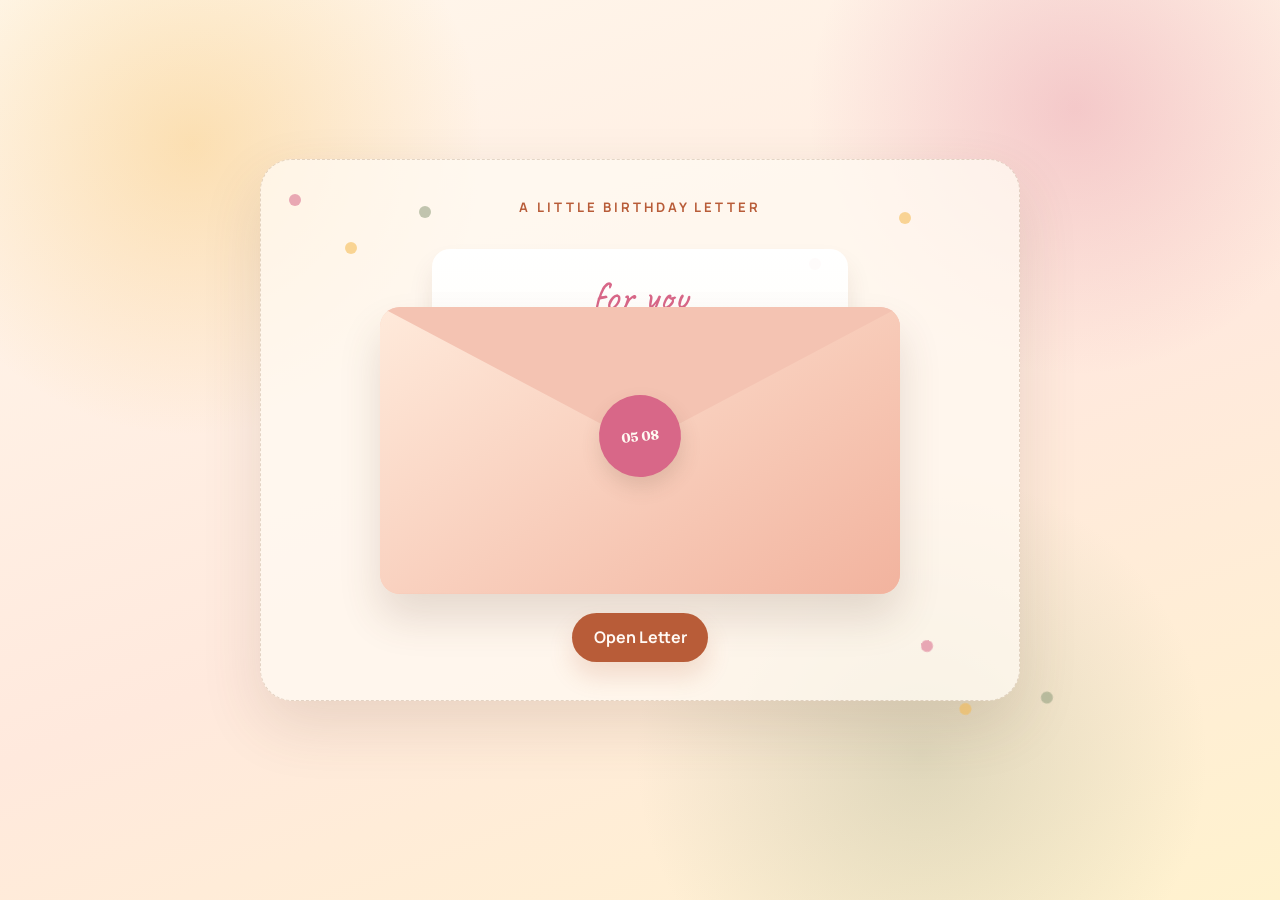
<file: index.html>
<!DOCTYPE html>
<html lang="en">
  <head>
    <meta charset="UTF-8" />
    <meta name="viewport" content="width=device-width, initial-scale=1.0" />
    <title>Open Your Birthday Letter</title>
    <meta
      name="description"
      content="A birthday envelope opening page that leads into the scrapbook story."
    />
    <link rel="preconnect" href="https://fonts.googleapis.com" />
    <link rel="preconnect" href="https://fonts.gstatic.com" crossorigin />
    <link
      href="https://fonts.googleapis.com/css2?family=Caveat:wght@500;700&family=Fraunces:opsz,wght@9..144,400;9..144,600;9..144,700&family=Manrope:wght@400;500;700&display=swap"
      rel="stylesheet"
    />
    <link rel="stylesheet" href="./styles.css" />
  </head>
  <body class="opening-body">
    <main class="opening-page">
      <a class="envelope-link" href="./scrapbook.html" aria-label="Open the birthday letter">
        <span class="opening-eyebrow">a little birthday letter</span>

        <div class="envelope-scene">
          <div class="envelope-letter">
            <p class="handwritten">for you</p>
            <h1>Happy Birthday</h1>
          </div>
          <div class="envelope-back"></div>
          <div class="envelope-flap"></div>
          <div class="envelope-front"></div>
          <div class="envelope-seal">05 08</div>
        </div>

        <span class="opening-cta">Open Letter</span>
      </a>
    </main>
    <script src="./script.js"></script>
  </body>
</html>
</file>
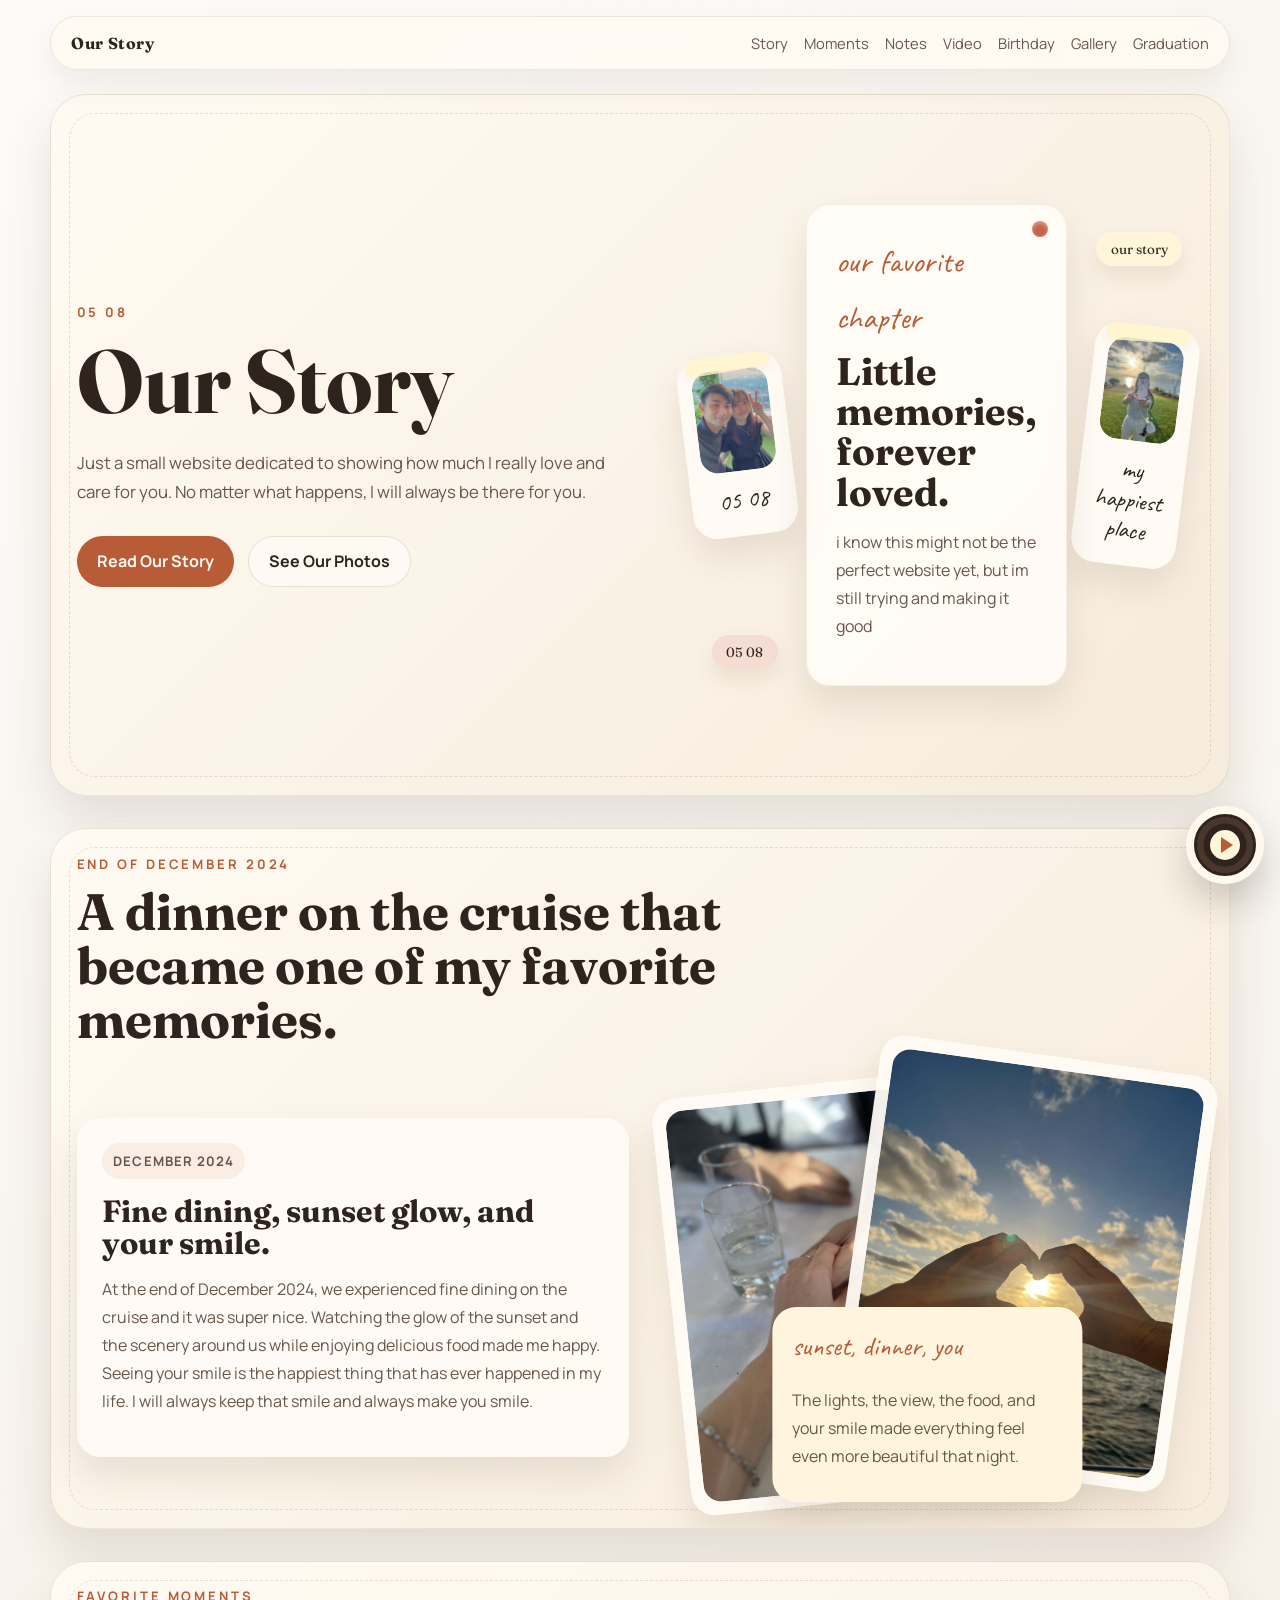
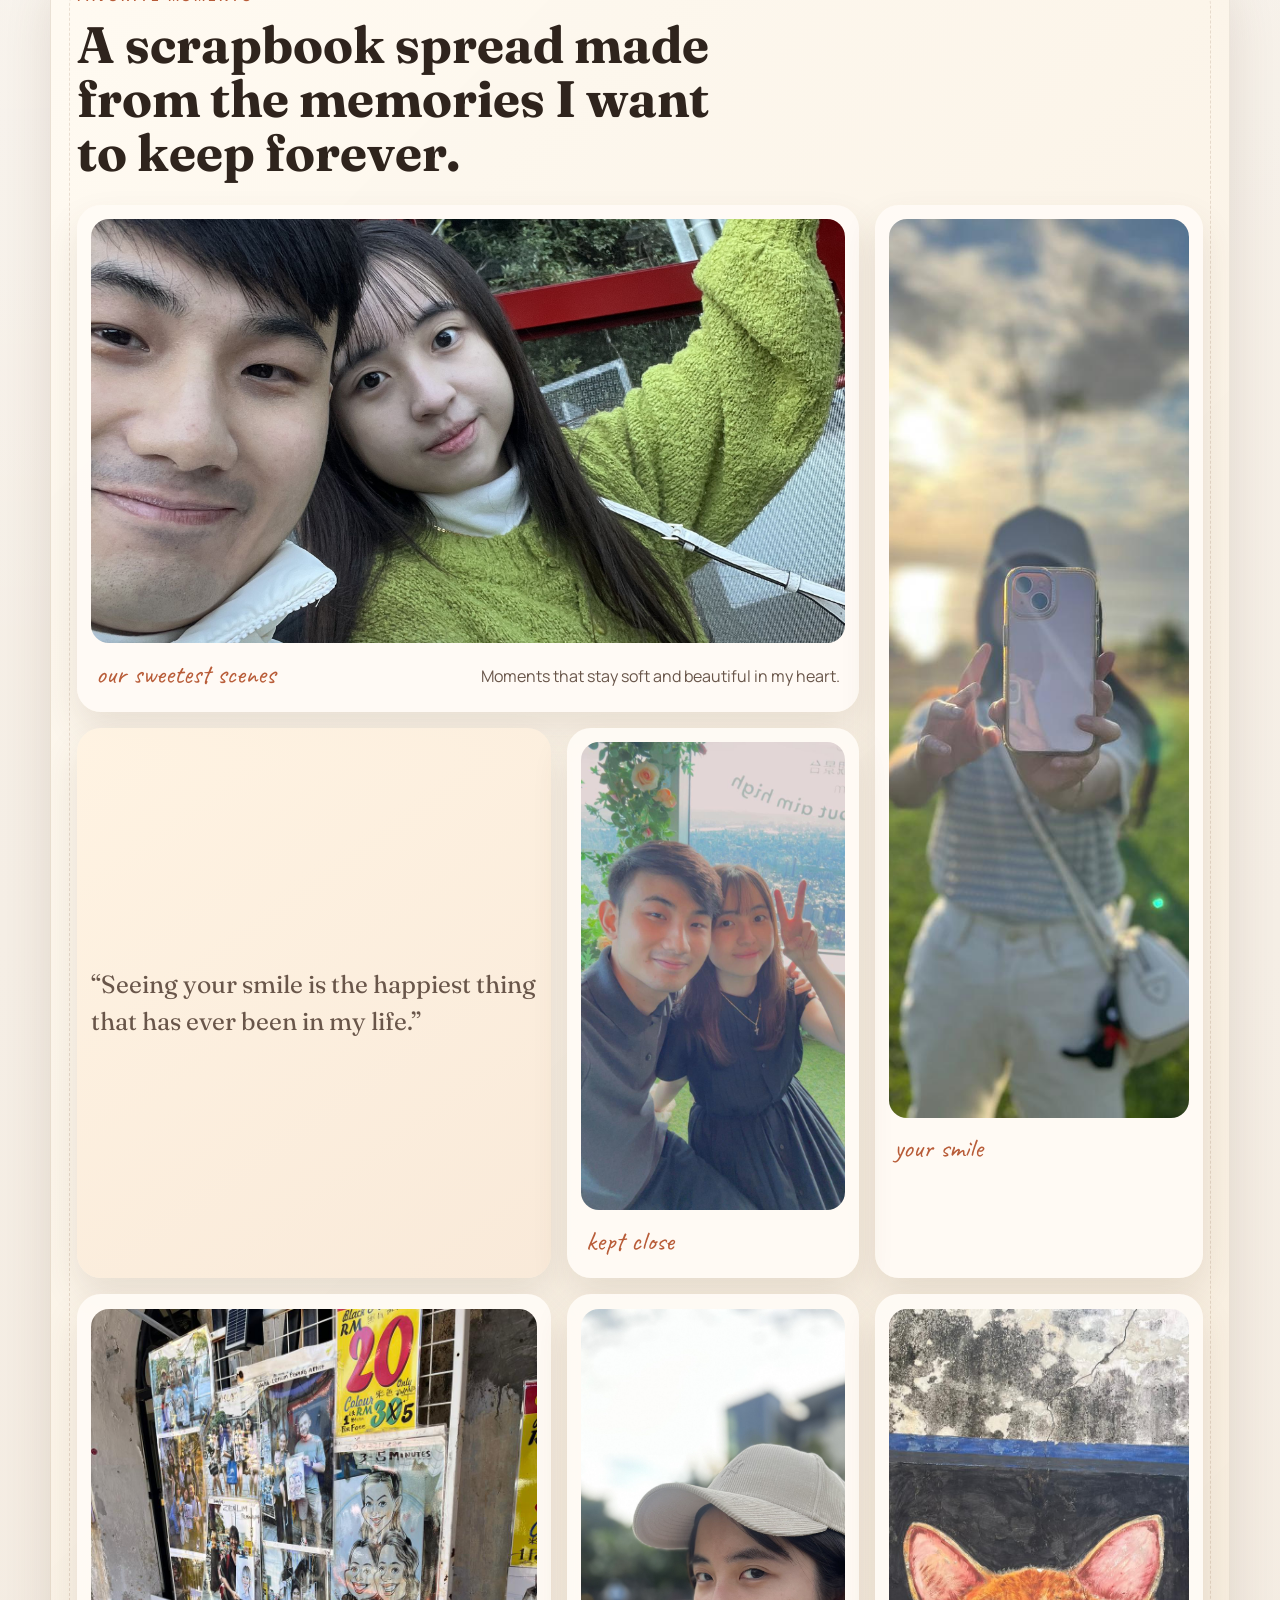
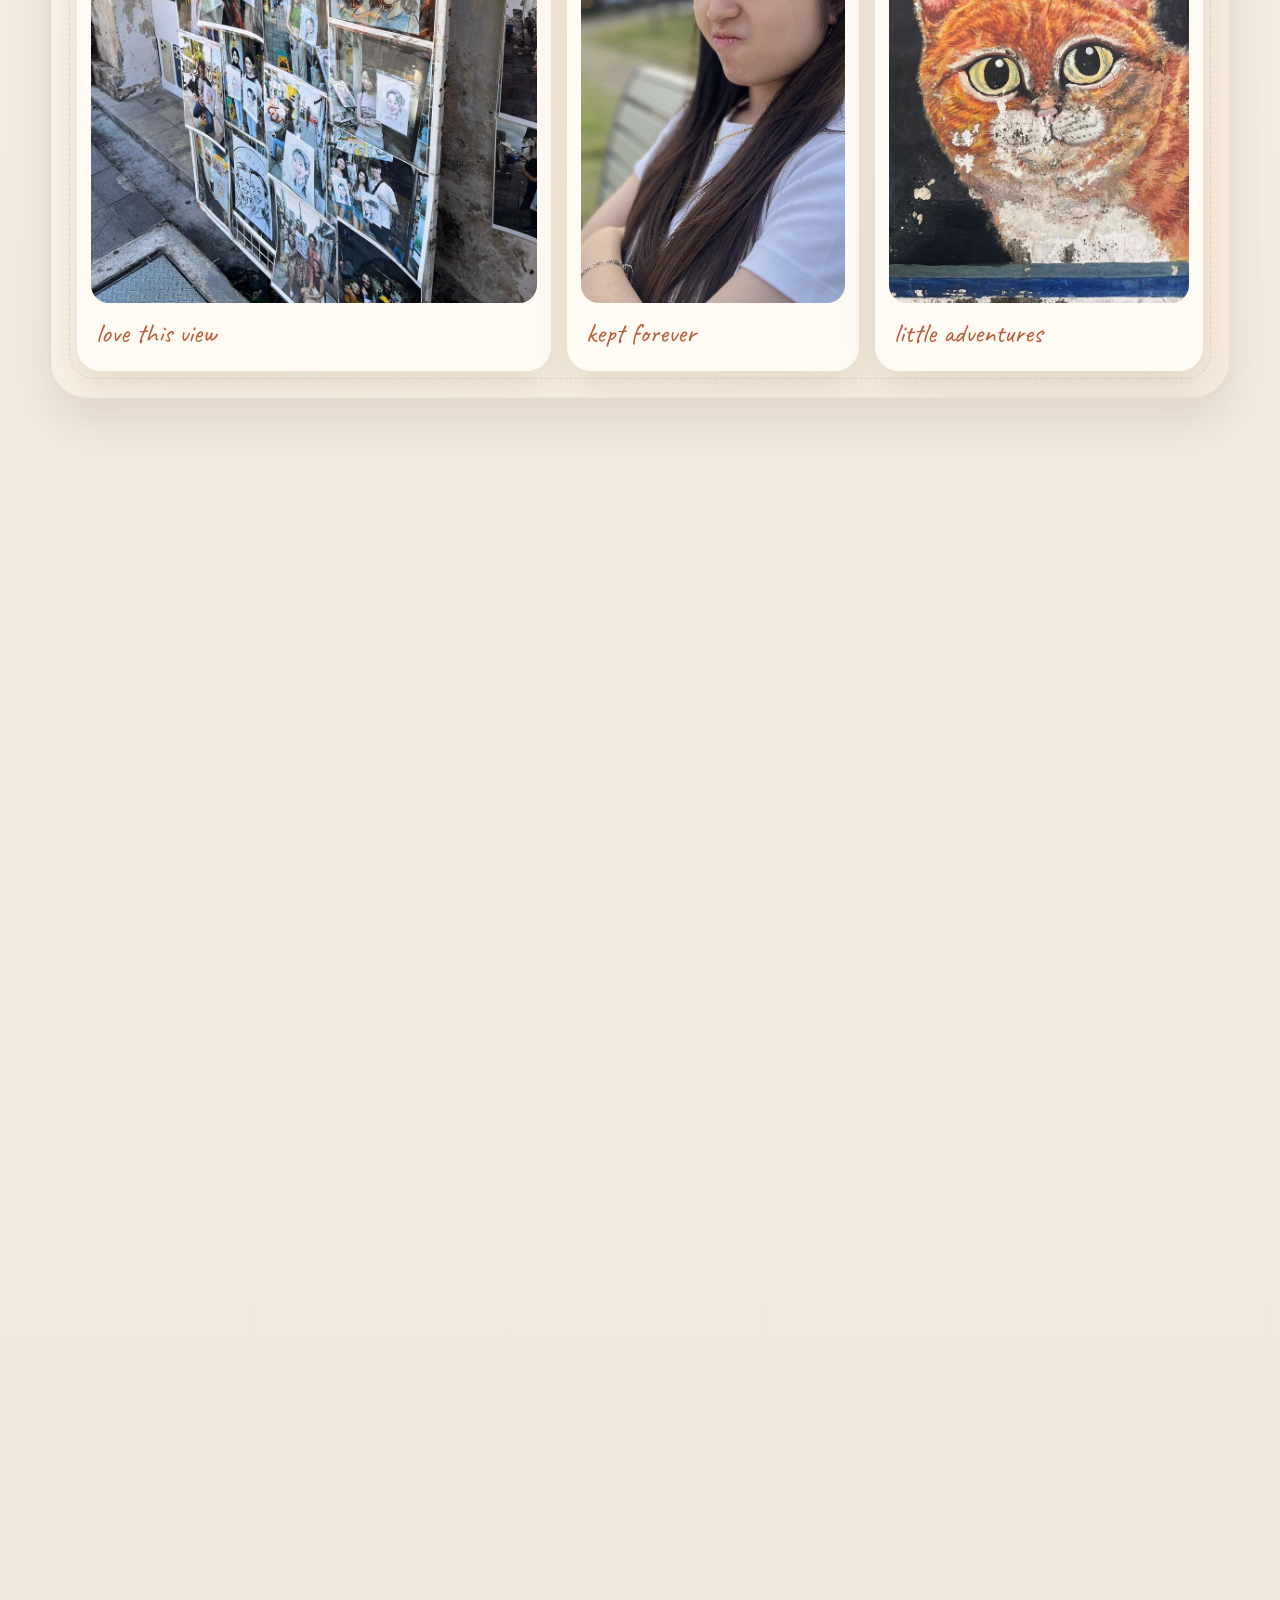
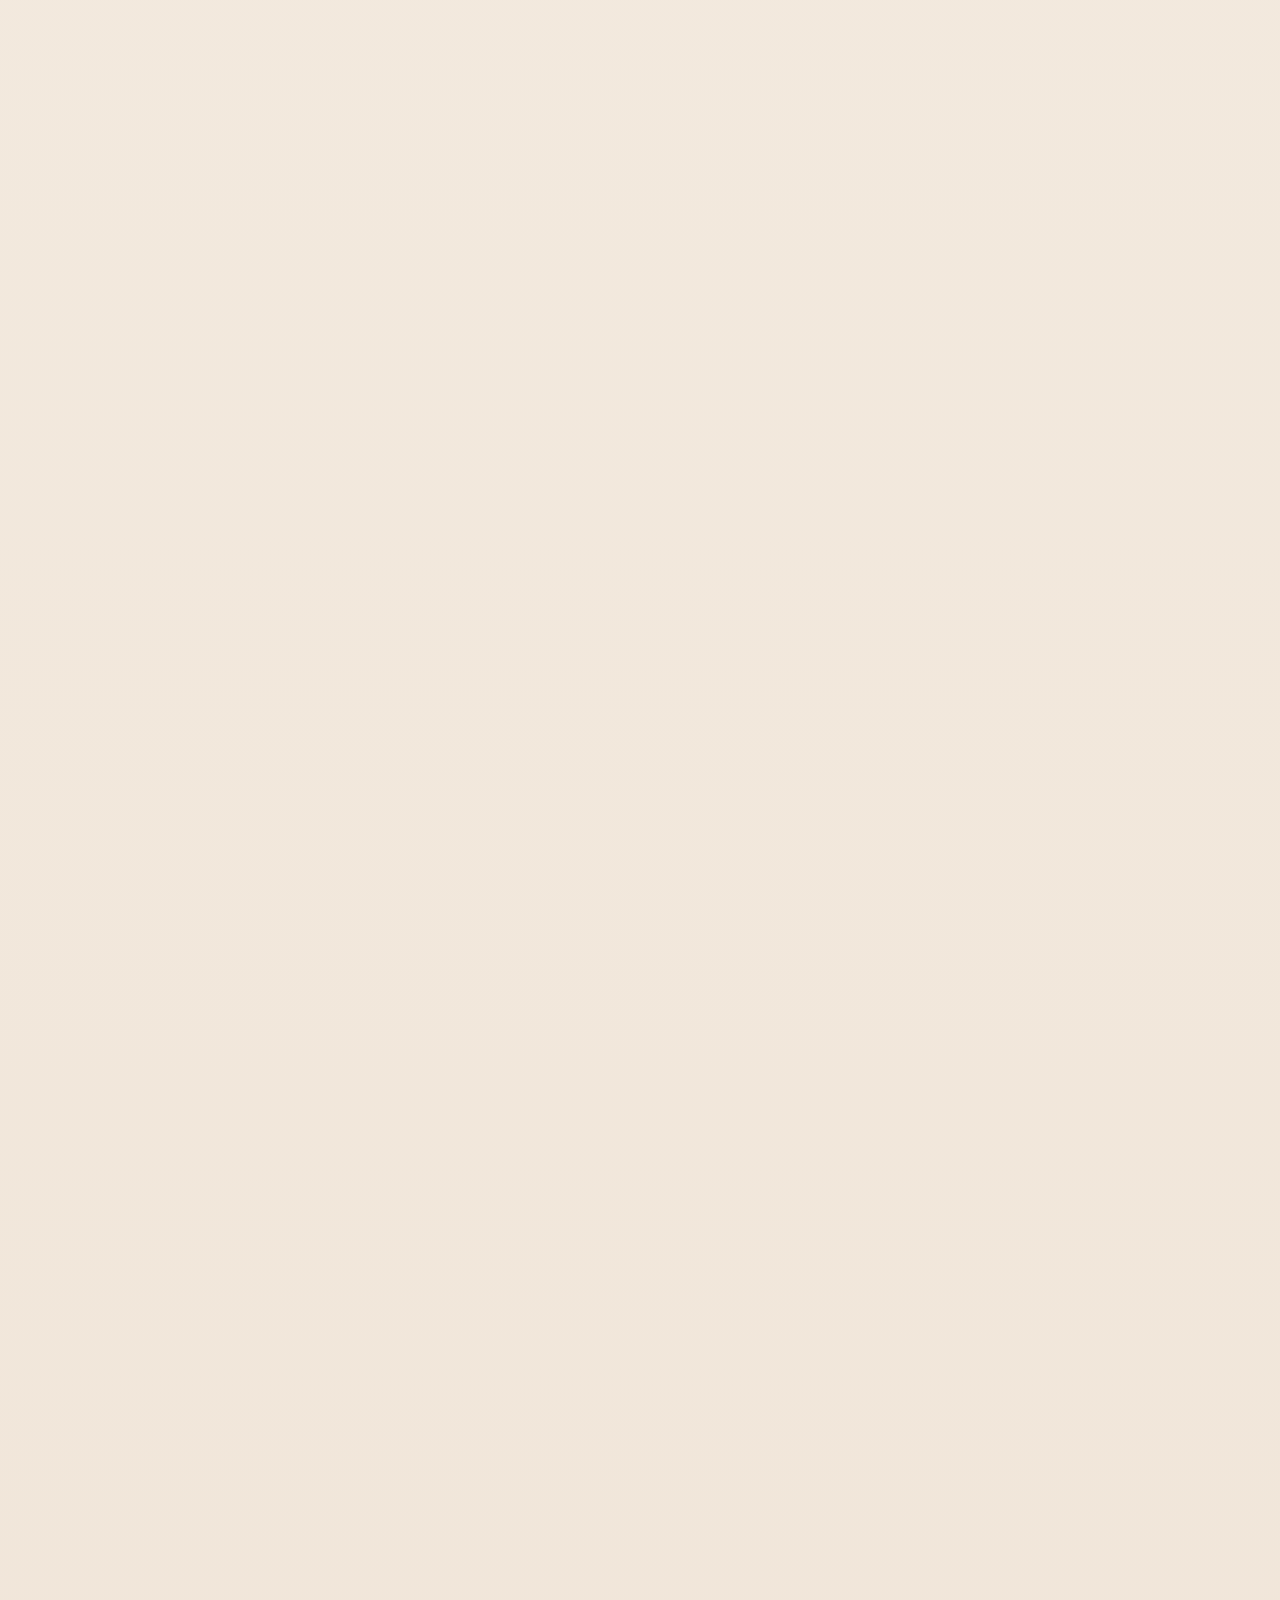
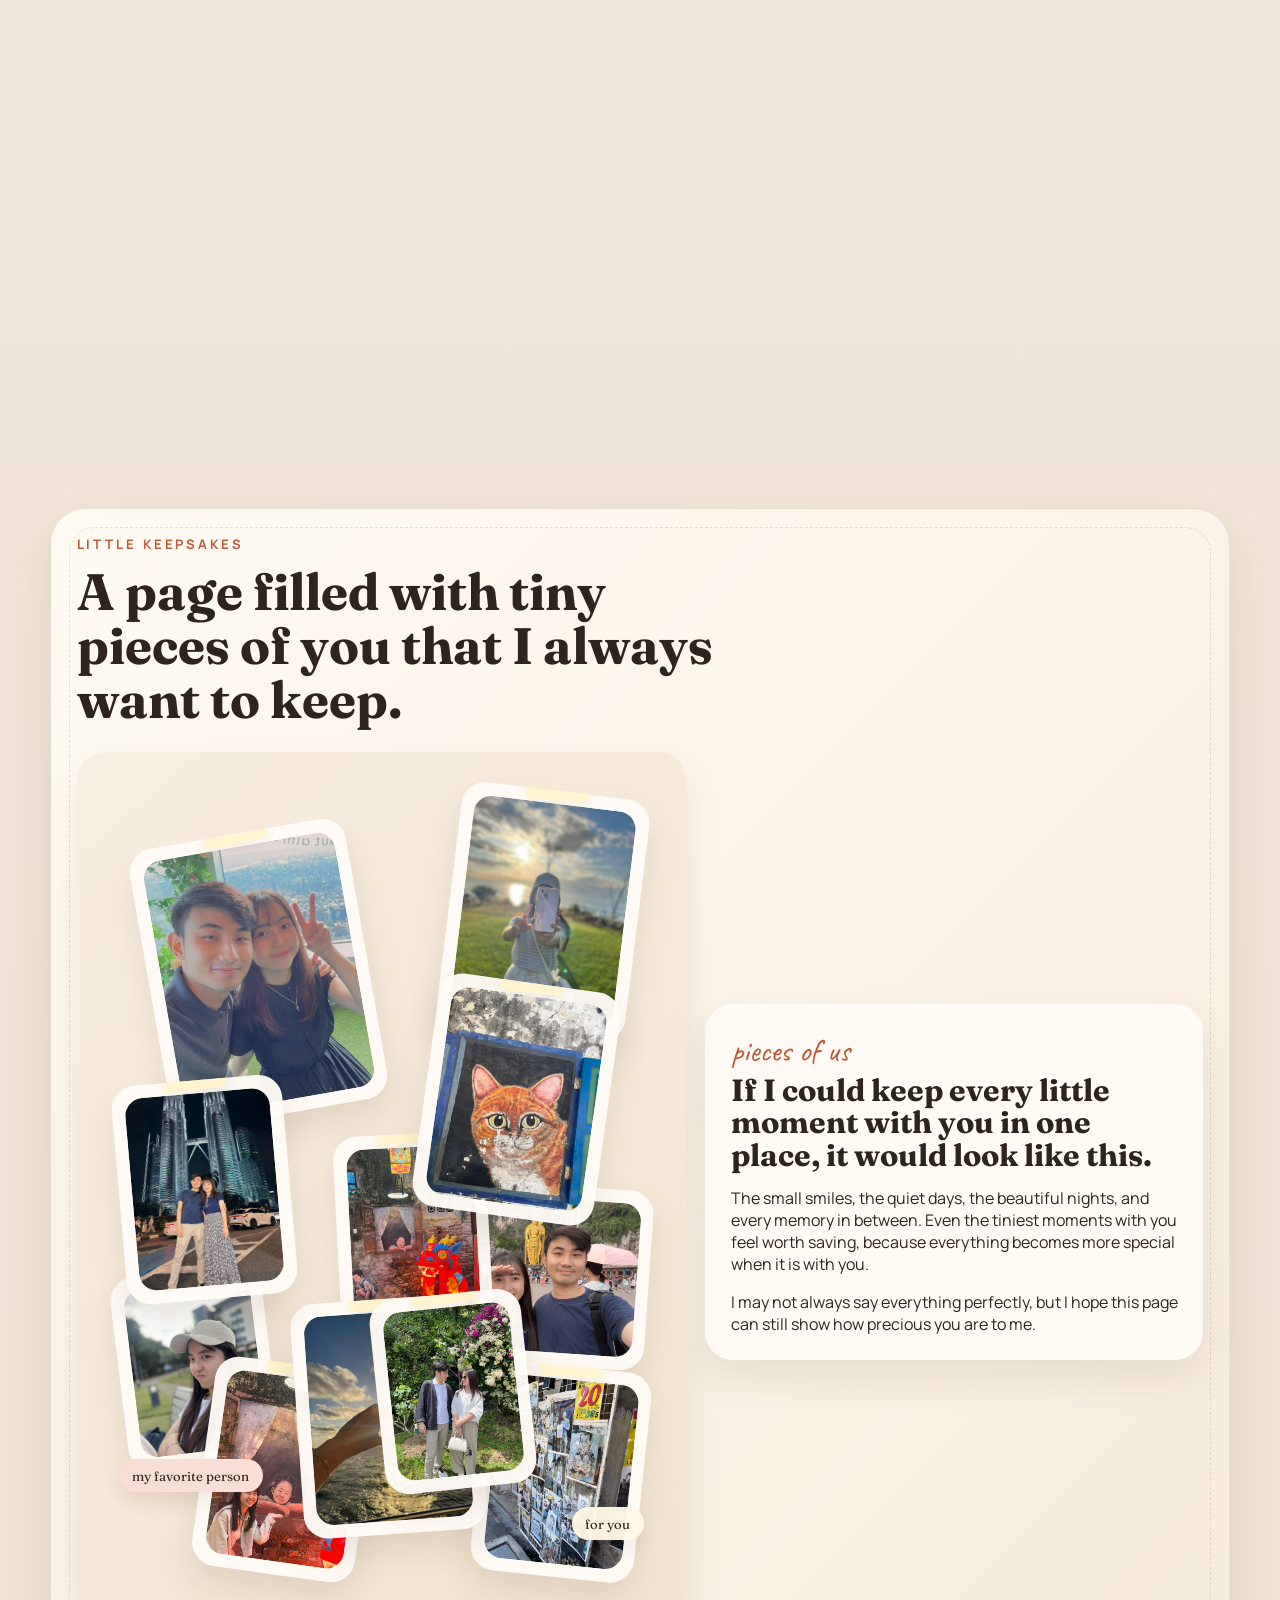
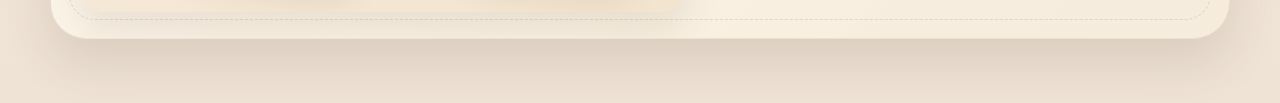
<file: scrapbook.html>
<!DOCTYPE html>
<html lang="en">
  <head>
    <meta charset="UTF-8" />
    <meta name="viewport" content="width=device-width, initial-scale=1.0" />
    <title>Birthday Story 05 08</title>
    <meta
      name="description"
      content="A scrapbook-style love story with personal photos, heartfelt notes, and a polished mobile layout."
    />
    <link rel="preconnect" href="https://fonts.googleapis.com" />
    <link rel="preconnect" href="https://fonts.gstatic.com" crossorigin />
    <link
      href="https://fonts.googleapis.com/css2?family=Caveat:wght@500;700&family=Fraunces:opsz,wght@9..144,400;9..144,600;9..144,700&family=Manrope:wght@400;500;700&display=swap"
      rel="stylesheet"
    />
    <link rel="stylesheet" href="./styles.css" />
  </head>
  <body>
    <div class="paper-grain"></div>

    <header class="topbar">
      <a class="brand" href="#home">Our Story</a>
      <nav class="topnav">
        <a href="#story">Story</a>
        <a href="#moments">Moments</a>
        <a href="#letters">Notes</a>
        <a href="#video">Video</a>
        <a href="#music">Birthday</a>
        <a href="#gallery">Gallery</a>
        <a href="https://graduation-theta.vercel.app" target="_blank" rel="noreferrer">
          Graduation
        </a>
      </nav>
    </header>

    <main id="home">
      <section class="hero scrap-page">
        <div class="hero-copy">
          <p class="eyebrow">05 08</p>
          <h1>Our Story</h1>
          <p class="lead">
            Just a small website dedicated to showing how much I really love and
            care for you. No matter what happens, I will always be there for you.
          </p>
          <div class="hero-actions">
            <a class="button primary" href="#story">Read Our Story</a>
            <a class="button secondary" href="#gallery">See Our Photos</a>
          </div>
        </div>

        <div class="hero-board">
          <article class="polaroid tilt-left">
            <span class="tape"></span>
            <img
              class="photo"
              src="./Picts/1.jpeg"
              alt="A favorite memory together"
            />
            <p>05 08</p>
          </article>

          <article class="note-card center-card">
            <span class="mini-pin"></span>
            <p class="handwritten">our favorite chapter</p>
            <h2>Little memories, forever loved.</h2>
            <p>
              i know this might not be the perfect website yet, but im still
              trying and making it good
            </p>
          </article>

          <article class="polaroid tilt-right">
            <span class="tape"></span>
            <img
              class="photo"
              src="./Picts/2.jpeg"
              alt="Another memory together"
            />
            <p>my happiest place</p>
          </article>

          <div class="sticker sticker-star">our story</div>
          <div class="sticker sticker-heart">05 08</div>
        </div>
      </section>

      <section id="story" class="scrap-page split-page">
        <div class="page-heading">
          <p class="eyebrow">end of december 2024</p>
          <h2>A dinner on the cruise that became one of my favorite memories.</h2>
        </div>

        <div class="page-grid">
          <article class="journal-block">
            <p class="date-tag">December 2024</p>
            <h3>Fine dining, sunset glow, and your smile.</h3>
            <p>
              At the end of December 2024, we experienced fine dining on the
              cruise and it was super nice. Watching the glow of the sunset and
              the scenery around us while enjoying delicious food made me happy.
              Seeing your smile is the happiest thing that has ever happened in
              my life. I will always keep that smile and always make you smile.
            </p>
          </article>

          <article class="photo-stack">
            <div class="stack-card first">
              <img
                class="photo"
                src="./Picts/7.jpg"
                alt="Cruise dinner memory"
              />
            </div>
            <div class="stack-card second">
              <img
                class="photo"
                src="./Picts/5.jpeg"
                alt="A warm moment together"
              />
            </div>
            <div class="stack-note">
              <p class="handwritten">sunset, dinner, you</p>
              <p>
                The lights, the view, the food, and your smile made everything
                feel even more beautiful that night.
              </p>
            </div>
          </article>
        </div>
      </section>

      <section id="moments" class="scrap-page gallery-page">
        <div class="page-heading compact">
          <p class="eyebrow">favorite moments</p>
          <h2>A scrapbook spread made from the memories I want to keep forever.</h2>
        </div>

        <div class="memory-grid">
          <article class="memory-card wide">
            <img
              class="photo"
              src="./Picts/6.jpg"
              alt="A treasured memory together"
            />
            <div class="caption">
              <p class="handwritten">our sweetest scenes</p>
              <span>Moments that stay soft and beautiful in my heart.</span>
            </div>
          </article>
          <article class="memory-card tall">
            <img
              class="photo"
              src="./Picts/2.jpeg"
              alt="Portrait memory together"
            />
            <div class="caption">
              <p class="handwritten">your smile</p>
            </div>
          </article>
          <article class="memory-card quote">
            <p>
              “Seeing your smile is the happiest thing that has ever been in my life.”
            </p>
          </article>
          <article class="memory-card">
            <img
              class="photo"
              src="./Picts/1.jpeg"
              alt="Shared memory in soft tones"
            />
            <div class="caption">
              <p class="handwritten">kept close</p>
            </div>
          </article>
          <article class="memory-card">
            <img
              class="photo"
              src="./Picts/4.jpeg"
              alt="Romantic scrapbook memory"
            />
            <div class="caption">
              <p class="handwritten">love this view</p>
            </div>
          </article>
          <article class="memory-card">
            <img
              class="photo"
              src="./Picts/8.jpg"
              alt="A beautiful memory together"
            />
            <div class="caption">
              <p class="handwritten">kept forever</p>
            </div>
          </article>
          <article class="memory-card">
            <img
              class="photo"
              src="./Picts/3.jpeg"
              alt="Another favorite scrapbook memory"
            />
            <div class="caption">
              <p class="handwritten">little adventures</p>
            </div>
          </article>
        </div>
      </section>

      <section id="letters" class="scrap-page letter-page">
        <div class="letter-sheet">
          <p class="eyebrow">a little note</p>
          <h2>I will always keep your smile and always try to make you smile.</h2>
          <p>
            Thank you for being part of the moments that make my life feel warm,
            gentle, and full. Even the quiet scenes become special because they
            are with you.
          </p>
          <a class="button primary" href="#gallery">Open Final Page</a>
        </div>

        <aside class="detail-cluster">
          <div class="mini-photo tilt-left">
            <img
              class="photo"
              src="./Picts/1.jpeg"
              alt="A dinner memory on the cruise"
            />
          </div>
          <div class="mini-photo tilt-right">
            <img
              class="photo"
              src="./Picts/2.jpeg"
              alt="A favorite portrait together"
            />
          </div>
          <div class="paper-tag">
            <span class="handwritten">always us</span>
          </div>
        </aside>
      </section>

      <section id="video" class="scrap-page video-page">
        <div class="page-heading compact">
          <p class="eyebrow">our video</p>
          <h2>A little moving memory for the moments that photos cannot fully hold.</h2>
        </div>

        <div class="video-layout">
          <div class="video-frame">
            <span class="tape"></span>
            <iframe
              src="https://drive.google.com/file/d/1WNv7rpPfZpf2XeSaw7PMuUVRsdJPWCDu/preview"
              allow="autoplay; fullscreen"
              allowfullscreen
              title="Our memory video"
            ></iframe>
          </div>

          <article class="video-note">
            <p class="handwritten">press play</p>
            <h3>Some memories feel even sweeter when they move.</h3>
            <p>
              This space is for a video of us, so the page can hold not only
              photos and words, but also the little moments that feel alive every
              time they are played again.
            </p>
          </article>
        </div>
      </section>

      <section id="music" class="scrap-page music-page birthday-music-page">
        <div class="page-heading compact">
          <p class="eyebrow">birthday soundtrack</p>
          <h2>Happy birthday to the person who makes every memory brighter.</h2>
        </div>

        <div class="birthday-music-layout">
          <article class="birthday-note-card">
            <p class="handwritten">make a wish</p>
            <h3>A little birthday song for your smile.</h3>
            <p>
              Today deserves candles, soft music, sweet memories, and every
              little thing that makes you feel loved.
            </p>
          </article>

          <div class="birthday-party-board" aria-hidden="true">
            <div class="party-balloon balloon-one"></div>
            <div class="party-balloon balloon-two"></div>
            <div class="party-balloon balloon-three"></div>
            <div class="cake-card">
              <span class="candle candle-one"></span>
              <span class="candle candle-two"></span>
              <span class="candle candle-three"></span>
              <div class="cake-top"></div>
              <div class="cake-bottom"></div>
              <p class="handwritten">birthday wishes</p>
            </div>
          </div>
        </div>
      </section>

      <section id="gallery" class="scrap-page final-page">
        <div class="page-heading compact">
          <p class="eyebrow">final spread</p>
          <h2>A final page for the memories that still make me smile the most.</h2>
        </div>

        <div class="mobile-showcase">
          <div class="phone-frame">
            <div class="phone-screen">
              <div class="mobile-card top">
                <p class="handwritten">our little album</p>
                <span>Every photo holds a moment I never want to forget.</span>
              </div>
              <div class="mobile-card gallery">
                <img
                  class="photo"
                  src="./Picts/1.jpeg"
                  alt="Mobile preview memory one"
                />
                <img
                  class="photo"
                  src="./Picts/2.jpeg"
                  alt="Mobile preview memory two"
                />
                <img
                  class="photo"
                  src="./Picts/3.jpeg"
                  alt="Mobile preview memory three"
                />
                <img
                  class="photo"
                  src="./Picts/8.jpg"
                  alt="Mobile preview memory four"
                />
              </div>
              <div class="mobile-card note">
                <span>Our story, kept in pages.</span>
              </div>
            </div>
          </div>

          <div class="mobile-copy">
            <p>
              No matter where this page is opened, I just want it to carry a
              little piece of my heart and remind you how deeply you are loved.
            </p>
            <ul class="feature-list">
              <li>Every photo here holds a memory of us that I never want to lose</li>
              <li>Every little note is a quiet way of telling you how much you mean to me</li>
              <li>Every page is made with love, just to keep our story close</li>
            </ul>
            <p class="supporting-note">
              If you remember, I also made some of the website for you before.
              Here was when you graduated from the English school.
            </p>
            <a
              class="button secondary"
              href="https://graduation-theta.vercel.app"
              target="_blank"
              rel="noreferrer"
            >
              Open Graduation Page
            </a>
          </div>
        </div>
      </section>

      <section class="scrap-page memory-link-page">
        <div class="page-heading compact">
          <p class="eyebrow">the first page</p>
          <h2>The first website I made for you was where our journey began.</h2>
        </div>

        <div class="memory-link-card">
          <p>
            If you remember, my first website for you is this. It was the day
            that I expressed my feelings through a website, and our journey began.
          </p>
          <a
            class="button primary"
            href="https://dherp.vercel.app/"
            target="_blank"
            rel="noreferrer"
          >
            Open The First Website
          </a>
        </div>
      </section>

      <section class="scrap-page keepsake-page">
        <div class="page-heading compact">
          <p class="eyebrow">little keepsakes</p>
          <h2>A page filled with tiny pieces of you that I always want to keep.</h2>
        </div>

        <div class="keepsake-layout">
          <div class="ephemera-cloud">
            <article class="ephemera-photo photo-a">
              <span class="tape small"></span>
              <img class="photo" src="./Picts/1.jpeg" alt="A sweet memory of us" />
            </article>

            <article class="ephemera-photo photo-b">
              <span class="tape small"></span>
              <img class="photo" src="./Picts/3.jpeg" alt="A special dinner memory" />
            </article>

            <article class="ephemera-photo photo-c">
              <span class="tape small"></span>
              <img class="photo" src="./Picts/5.jpeg" alt="A favorite photo together" />
            </article>

            <article class="ephemera-photo photo-d">
              <span class="tape small"></span>
              <img class="photo" src="./Picts/2.jpeg" alt="A happy memory together" />
            </article>

            <article class="ephemera-photo photo-e">
              <span class="tape small"></span>
              <img class="photo" src="./Picts/4.jpeg" alt="A quiet lovely memory" />
            </article>

            <article class="ephemera-photo photo-f">
              <span class="tape small"></span>
              <img class="photo" src="./Picts/8.jpg" alt="A cherished scrapbook memory" />
            </article>

            <article class="ephemera-photo photo-g">
              <span class="tape small"></span>
              <img class="photo" src="./Picts/9.jpeg" alt="A soft memory together" />
            </article>

            <article class="ephemera-photo photo-h landscape">
              <span class="tape small"></span>
              <img class="photo" src="./Picts/10.jpeg" alt="A favorite wide memory" />
            </article>

            <article class="ephemera-photo photo-i">
              <span class="tape small"></span>
              <img class="photo" src="./Picts/11.jpeg" alt="Another lovely memory together" />
            </article>

            <article class="ephemera-photo photo-j">
              <span class="tape small"></span>
              <img class="photo" src="./Picts/12.jpeg" alt="A memory I want to keep close" />
            </article>

            <article class="ephemera-photo photo-k">
              <span class="tape small"></span>
              <img class="photo" src="./Picts/13.jpeg" alt="A cherished moment together" />
            </article>

            <div class="tiny-tag butterfly-tag">for you</div>
            <div class="tiny-tag note-tag">my favorite person</div>
          </div>

          <article class="keepsake-note">
            <p class="handwritten">pieces of us</p>
            <h3>If I could keep every little moment with you in one place, it would look like this.</h3>
            <p>
              The small smiles, the quiet days, the beautiful nights, and every
              memory in between. Even the tiniest moments with you feel worth
              saving, because everything becomes more special when it is with you.
            </p>
            <p>
              I may not always say everything perfectly, but I hope this page
              can still show how precious you are to me.
            </p>
          </article>
        </div>
      </section>
    </main>

    <div class="floating-music" aria-live="polite">
      <audio class="music-audio" src="./songs/songs.mp3" preload="metadata"></audio>
      <button class="music-disc-button" type="button" aria-label="Play birthday song" title="Play birthday song">
        <span></span>
      </button>
    </div>

    <script src="./script.js"></script>
  </body>
</html>
</file>
<file: styles.css>
:root {
  --bg: #f6f0e7;
  --paper: #fffaf2;
  --paper-deep: #f2e5d2;
  --ink: #2f241d;
  --muted: #69564a;
  --accent: #b85c38;
  --accent-soft: #d79d7b;
  --sage: #8d9b7a;
  --tape: rgba(255, 244, 199, 0.8);
  --shadow: 0 24px 48px rgba(97, 68, 49, 0.14);
  --radius: 28px;
}

* {
  box-sizing: border-box;
}

html {
  scroll-behavior: smooth;
}

body {
  margin: 0;
  min-height: 100vh;
  font-family: "Manrope", sans-serif;
  color: var(--ink);
  background:
    radial-gradient(circle at top left, rgba(255, 255, 255, 0.65), transparent 28%),
    linear-gradient(180deg, #f8f4ee 0%, #f3eadf 52%, #efe3d6 100%);
  overflow-x: hidden;
}

.paper-grain {
  position: fixed;
  inset: 0;
  pointer-events: none;
  opacity: 0.2;
  background-image:
    linear-gradient(rgba(70, 46, 25, 0.02) 1px, transparent 1px),
    linear-gradient(90deg, rgba(70, 46, 25, 0.02) 1px, transparent 1px);
  background-size: 28px 28px;
  mask-image: radial-gradient(circle at center, black 70%, transparent 100%);
}

.topbar {
  position: sticky;
  top: 0;
  z-index: 20;
  display: flex;
  align-items: center;
  justify-content: space-between;
  gap: 1rem;
  width: min(1180px, calc(100% - 2rem));
  margin: 1rem auto 0;
  padding: 1rem 1.25rem;
  border: 1px solid rgba(111, 82, 61, 0.12);
  border-radius: 999px;
  background: rgba(255, 250, 242, 0.82);
  backdrop-filter: blur(14px);
  box-shadow: 0 14px 28px rgba(93, 61, 32, 0.08);
}

.brand,
.topnav a,
.button {
  text-decoration: none;
}

.brand {
  color: var(--ink);
  font-family: "Fraunces", serif;
  font-size: 1rem;
  font-weight: 700;
  letter-spacing: 0.04em;
}

.topnav {
  display: flex;
  flex-wrap: wrap;
  gap: 1rem;
}

.topnav a {
  color: var(--muted);
  font-size: 0.92rem;
}

main {
  width: min(1180px, calc(100% - 2rem));
  margin: 1.5rem auto 4rem;
}

.scrap-page {
  position: relative;
  margin-bottom: 2rem;
  padding: clamp(1.4rem, 2vw, 2rem);
  border: 1px solid rgba(111, 82, 61, 0.12);
  border-radius: calc(var(--radius) + 8px);
  background:
    linear-gradient(135deg, rgba(255, 250, 242, 0.95), rgba(246, 235, 220, 0.96)),
    var(--paper);
  box-shadow: var(--shadow);
  overflow: hidden;
}

.scrap-page::before {
  content: "";
  position: absolute;
  inset: 18px;
  border: 1px dashed rgba(149, 110, 79, 0.2);
  border-radius: calc(var(--radius) - 2px);
  pointer-events: none;
}

.hero {
  display: grid;
  grid-template-columns: 1.05fr 1fr;
  gap: 2rem;
  align-items: center;
  min-height: 78vh;
}

.eyebrow {
  margin: 0 0 0.8rem;
  color: var(--accent);
  font-size: 0.82rem;
  font-weight: 700;
  letter-spacing: 0.22em;
  text-transform: uppercase;
}

h1,
h2,
h3 {
  margin: 0;
  font-family: "Fraunces", serif;
  font-weight: 700;
  line-height: 1.05;
}

h1 {
  max-width: 10ch;
  font-size: clamp(3rem, 7vw, 5.8rem);
}

h2 {
  font-size: clamp(2rem, 4vw, 3.5rem);
}

h3 {
  font-size: clamp(1.4rem, 2.4vw, 2rem);
}

.lead,
.journal-block p,
.letter-sheet p,
.mobile-copy p,
.supporting-note,
.stack-note p,
.note-card p,
.caption span,
.memory-card.quote p {
  color: var(--muted);
  line-height: 1.75;
}

.lead {
  max-width: 56ch;
  margin: 1.25rem 0 0;
  font-size: 1.05rem;
}

.hero-actions {
  display: flex;
  flex-wrap: wrap;
  gap: 0.9rem;
  margin-top: 1.8rem;
}

.button {
  display: inline-flex;
  align-items: center;
  justify-content: center;
  min-height: 48px;
  padding: 0.85rem 1.25rem;
  border-radius: 999px;
  font-weight: 700;
}

.button.primary {
  color: #fff9f4;
  background: var(--accent);
}

.button.secondary {
  color: var(--ink);
  border: 1px solid rgba(111, 82, 61, 0.15);
  background: rgba(255, 251, 246, 0.7);
}

.supporting-note a {
  color: var(--accent);
  font-weight: 700;
  text-decoration-thickness: 1.5px;
}

.hero-board {
  position: relative;
  display: grid;
  grid-template-columns: 0.9fr 1fr 0.9fr;
  gap: 1rem;
  align-items: center;
  min-height: 560px;
  padding: 1rem;
}

.polaroid,
.note-card,
.stack-card,
.memory-card,
.mini-photo,
.letter-sheet,
.journal-block,
.stack-note,
.paper-tag,
.memory-link-card,
.video-frame,
.video-note,
.music-player,
.music-note {
  position: relative;
  border-radius: 24px;
  background: rgba(255, 251, 246, 0.94);
  box-shadow: 0 18px 36px rgba(90, 64, 44, 0.12);
}

.polaroid {
  padding: 0.9rem 0.9rem 1.3rem;
}

.polaroid p,
.handwritten {
  font-family: "Caveat", cursive;
}

.polaroid p {
  margin: 0.9rem 0 0;
  font-size: 1.5rem;
  text-align: center;
}

.tilt-left {
  transform: rotate(-7deg);
}

.tilt-right {
  transform: rotate(7deg);
}

.tape {
  position: absolute;
  top: -10px;
  left: 50%;
  width: 84px;
  height: 26px;
  background: var(--tape);
  transform: translateX(-50%) rotate(-3deg);
  border-radius: 6px;
  box-shadow: 0 4px 10px rgba(120, 98, 67, 0.08);
}

.tape.small {
  width: 64px;
  height: 20px;
}

.note-card {
  z-index: 2;
  padding: 1.8rem;
  border: 1px solid rgba(111, 82, 61, 0.08);
}

.note-card .handwritten {
  margin: 0;
  color: var(--accent);
  font-size: 2rem;
}

.note-card h2 {
  margin-top: 0.3rem;
  font-size: clamp(1.9rem, 3vw, 2.8rem);
}

.mini-pin {
  position: absolute;
  top: 16px;
  right: 18px;
  width: 16px;
  height: 16px;
  border-radius: 50%;
  background: #c56448;
  box-shadow: inset 0 2px 4px rgba(255, 255, 255, 0.45);
}

.sticker {
  position: absolute;
  padding: 0.55rem 0.9rem;
  border-radius: 999px;
  font-family: "Fraunces", serif;
  font-size: 0.84rem;
  background: #fff5d9;
  box-shadow: 0 10px 20px rgba(109, 76, 42, 0.1);
}

.sticker-star {
  top: 12%;
  right: 4%;
}

.sticker-heart {
  bottom: 10%;
  left: 8%;
  background: #f6ddd4;
}

.photo {
  width: 100%;
  border-radius: 18px;
  display: block;
  object-fit: cover;
  object-position: center;
  cursor: zoom-in;
  transition:
    filter 0.2s ease,
    transform 0.2s ease;
}

.polaroid,
.stack-card,
.memory-card,
.mini-photo,
.mobile-card.gallery,
.ephemera-photo {
  overflow: hidden;
}

.polaroid:has(.photo)::after,
.stack-card:has(.photo)::after,
.memory-card:has(.photo)::after,
.mini-photo:has(.photo)::after,
.mobile-card.gallery:has(.photo)::after,
.ephemera-photo:has(.photo)::after {
  content: "View photo";
  position: absolute;
  left: 50%;
  top: 50%;
  z-index: 2;
  padding: 0.6rem 0.9rem;
  border: 1px solid rgba(255, 250, 242, 0.45);
  border-radius: 999px;
  color: #fffaf2;
  font-size: 0.84rem;
  font-weight: 700;
  background: rgba(47, 36, 29, 0.68);
  box-shadow: 0 14px 26px rgba(34, 25, 19, 0.22);
  opacity: 0;
  pointer-events: none;
  transform: translate(-50%, -42%) scale(0.96);
  transition:
    opacity 0.2s ease,
    transform 0.2s ease;
}

.polaroid:has(.photo):hover::after,
.stack-card:has(.photo):hover::after,
.memory-card:has(.photo):hover::after,
.mini-photo:has(.photo):hover::after,
.mobile-card.gallery:has(.photo):hover::after,
.ephemera-photo:has(.photo):hover::after {
  opacity: 1;
  transform: translate(-50%, -50%) scale(1);
}

.polaroid:has(.photo):hover .photo,
.stack-card:has(.photo):hover .photo,
.memory-card:has(.photo):hover .photo,
.mini-photo:has(.photo):hover .photo,
.mobile-card.gallery:has(.photo):hover .photo,
.ephemera-photo:has(.photo):hover .photo {
  filter: brightness(0.72);
  transform: scale(1.025);
}

.polaroid .photo,
.mini-photo .photo {
  aspect-ratio: 3 / 4;
}

.page-heading {
  position: relative;
  z-index: 1;
  max-width: 760px;
  margin-bottom: 1.6rem;
}

.compact {
  max-width: 680px;
}

.split-page .page-grid,
.letter-page,
.mobile-showcase {
  display: grid;
  grid-template-columns: 1fr 1fr;
  gap: 1.4rem;
  align-items: center;
}

.journal-block,
.letter-sheet {
  padding: clamp(1.4rem, 2vw, 2rem);
}

.date-tag {
  display: inline-flex;
  margin: 0 0 1rem;
  padding: 0.38rem 0.7rem;
  border-radius: 999px;
  color: var(--accent);
  font-size: 0.82rem;
  font-weight: 700;
  letter-spacing: 0.08em;
  text-transform: uppercase;
  background: rgba(215, 157, 123, 0.14);
}

.photo-stack {
  position: relative;
  min-height: 430px;
}

.stack-card {
  position: absolute;
  width: min(80%, 340px);
  padding: 0.8rem;
}

.stack-card .photo {
  aspect-ratio: 4 / 5;
}

.stack-card.first {
  top: 10px;
  left: 20px;
  transform: rotate(-6deg);
}

.stack-card.second {
  right: 10px;
  bottom: 30px;
  transform: rotate(8deg);
}

.stack-note {
  position: absolute;
  left: 50%;
  bottom: 0;
  width: 56%;
  padding: 1rem 1.2rem;
  transform: translateX(-50%);
  background: #fff5df;
}

.stack-note .handwritten,
.caption .handwritten,
.paper-tag .handwritten {
  margin: 0 0 0.25rem;
  color: var(--accent);
  font-size: 1.7rem;
}

.gallery-page .memory-grid {
  display: grid;
  grid-template-columns: 1.3fr 0.8fr 0.9fr;
  gap: 1rem;
}

.memory-card {
  min-height: 220px;
  padding: 0.9rem;
}

.memory-card .photo {
  height: calc(100% - 54px);
  min-height: 180px;
}

.memory-card .caption {
  display: flex;
  align-items: center;
  justify-content: space-between;
  gap: 1rem;
  padding: 0.85rem 0.3rem 0.15rem;
}

.memory-card.wide {
  grid-column: span 2;
}

.memory-card.wide .photo {
  aspect-ratio: 16 / 9;
  height: auto;
}

.memory-card.tall {
  grid-row: span 2;
}

.memory-card.tall .photo {
  height: 86%;
}

.memory-card.quote {
  display: flex;
  align-items: center;
  background:
    linear-gradient(145deg, rgba(255, 243, 226, 0.95), rgba(249, 233, 216, 0.92));
}

.memory-card.quote p {
  margin: 0;
  font-family: "Fraunces", serif;
  font-size: clamp(1.2rem, 2vw, 1.55rem);
  line-height: 1.5;
}

.detail-cluster {
  position: relative;
  min-height: 420px;
}

.mini-photo {
  position: absolute;
  width: min(48%, 220px);
  padding: 0.7rem;
}

.mini-photo:first-child {
  top: 30px;
  left: 40px;
}

.mini-photo:last-child {
  right: 30px;
  bottom: 80px;
}

.paper-tag {
  position: absolute;
  left: 50%;
  bottom: 14px;
  padding: 1rem 1.2rem;
  transform: translateX(-50%) rotate(-4deg);
  background: #f3e5c9;
}

.final-page .mobile-showcase {
  align-items: stretch;
}

.video-layout,
.music-layout {
  position: relative;
  z-index: 1;
  display: grid;
  grid-template-columns: 1.35fr 0.85fr;
  gap: 1.4rem;
  align-items: center;
}

.video-frame {
  padding: 0.9rem;
  transform: rotate(-1deg);
}

.video-frame video,
.video-frame iframe {
  display: block;
  width: 100%;
  aspect-ratio: 16 / 9;
  border: 0;
  border-radius: 18px;
  background: #211a16;
}

.video-note,
.music-note {
  padding: clamp(1.4rem, 2vw, 2rem);
  transform: rotate(1.5deg);
}

.video-note .handwritten,
.music-note .handwritten,
.music-info .handwritten {
  margin: 0 0 0.2rem;
  color: var(--accent);
  font-size: 2rem;
}

.video-note p:last-child,
.music-note p:last-child {
  margin-bottom: 0;
}

.music-player {
  display: grid;
  grid-template-columns: auto 1fr;
  gap: 1.2rem;
  align-items: center;
  padding: clamp(1.2rem, 2vw, 1.8rem);
  transform: rotate(-1deg);
}

.music-audio {
  display: none;
}

.music-record {
  display: grid;
  place-items: center;
  width: clamp(120px, 16vw, 180px);
  aspect-ratio: 1;
  border: 12px solid #fff8ec;
  border-radius: 50%;
  background:
    radial-gradient(circle, #fff8ec 0 9%, #b85c38 10% 15%, transparent 16%),
    repeating-radial-gradient(circle, #31251e 0 8px, #3f3028 9px 16px);
  box-shadow: inset 0 0 0 8px rgba(255, 255, 255, 0.08), 0 18px 32px rgba(63, 42, 27, 0.18);
}

.music-record span {
  width: 38%;
  aspect-ratio: 1;
  border-radius: 50%;
  background: #fff5d9;
  box-shadow: inset 0 0 0 12px rgba(184, 92, 56, 0.2);
}

.music-player.playing .music-record {
  animation: record-spin 5s linear infinite;
}

@keyframes record-spin {
  to {
    transform: rotate(360deg);
  }
}

.music-info {
  min-width: 0;
}

.music-title {
  overflow: hidden;
  text-overflow: ellipsis;
  white-space: nowrap;
}

.music-status {
  margin: 0.6rem 0 0;
  color: var(--muted);
}

.music-controls {
  grid-column: 1 / -1;
  display: flex;
  flex-wrap: wrap;
  gap: 0.8rem;
}

.music-play {
  min-height: 48px;
  padding: 0.85rem 1.35rem;
  border: 0;
  border-radius: 999px;
  color: #fff9f4;
  font: inherit;
  font-weight: 700;
  background: var(--accent);
  cursor: pointer;
}

.music-play:disabled {
  cursor: not-allowed;
  opacity: 0.5;
}

.music-file {
  position: relative;
  cursor: pointer;
}

.music-file input {
  position: absolute;
  width: 1px;
  height: 1px;
  opacity: 0;
  pointer-events: none;
}

.music-progress-row {
  grid-column: 1 / -1;
  display: grid;
  grid-template-columns: auto 1fr auto;
  gap: 0.8rem;
  align-items: center;
  color: var(--muted);
  font-size: 0.9rem;
  font-weight: 700;
}

.music-progress,
.music-volume {
  width: 100%;
  accent-color: var(--accent);
}

.volume-control {
  grid-column: 1 / -1;
  display: grid;
  grid-template-columns: auto 1fr;
  gap: 0.8rem;
  align-items: center;
  color: var(--muted);
  font-size: 0.92rem;
  font-weight: 700;
}

.birthday-music-page {
  background:
    radial-gradient(circle at 14% 24%, rgba(255, 211, 94, 0.34), transparent 18%),
    radial-gradient(circle at 86% 18%, rgba(246, 133, 160, 0.3), transparent 20%),
    linear-gradient(135deg, rgba(255, 250, 242, 0.96), rgba(255, 236, 211, 0.94));
}

.birthday-music-page::after {
  content: "";
  position: absolute;
  inset: 0;
  pointer-events: none;
  background:
    radial-gradient(circle, #f5b84b 0 4px, transparent 5px) 8% 18% / 140px 120px,
    radial-gradient(circle, #d86788 0 4px, transparent 5px) 72% 20% / 130px 140px,
    radial-gradient(circle, #8d9b7a 0 4px, transparent 5px) 42% 78% / 150px 130px;
  opacity: 0.38;
}

.birthday-music-page > * {
  position: relative;
  z-index: 1;
}

.birthday-music-layout {
  position: relative;
  z-index: 1;
  display: grid;
  grid-template-columns: 0.9fr 1.1fr;
  gap: 1.4rem;
  align-items: stretch;
}

.birthday-note-card,
.birthday-party-board {
  position: relative;
  border-radius: 28px;
  background: rgba(255, 251, 246, 0.92);
  box-shadow: 0 18px 36px rgba(90, 64, 44, 0.1);
  overflow: hidden;
}

.birthday-note-card {
  align-self: center;
  padding: clamp(1.4rem, 2vw, 2rem);
  transform: rotate(-1deg);
}

.birthday-note-card .handwritten {
  margin: 0 0 0.2rem;
  color: #d86788;
  font-size: 2.15rem;
}

.birthday-note-card p:last-child {
  margin-bottom: 0;
  color: var(--muted);
  line-height: 1.75;
}

.birthday-party-board {
  min-height: 360px;
  background:
    linear-gradient(160deg, rgba(255, 246, 226, 0.94), rgba(255, 231, 220, 0.92));
}

.party-balloon {
  position: absolute;
  width: 82px;
  height: 104px;
  border-radius: 50% 50% 48% 52%;
  box-shadow: inset -12px -16px 0 rgba(80, 43, 28, 0.08), 0 16px 28px rgba(90, 64, 44, 0.12);
}

.party-balloon::after {
  content: "";
  position: absolute;
  left: 50%;
  top: 96%;
  width: 1px;
  height: 130px;
  background: rgba(105, 86, 74, 0.3);
}

.balloon-one {
  top: 38px;
  left: 12%;
  background: #f5b84b;
  transform: rotate(-8deg);
}

.balloon-two {
  top: 24px;
  right: 16%;
  background: #d86788;
  transform: rotate(7deg);
}

.balloon-three {
  top: 106px;
  left: 45%;
  background: #8d9b7a;
  transform: rotate(3deg);
}

.cake-card {
  position: absolute;
  left: 50%;
  bottom: 34px;
  width: min(68%, 360px);
  padding: 3.2rem 1.2rem 1.1rem;
  border-radius: 26px;
  text-align: center;
  transform: translateX(-50%) rotate(1deg);
  background: rgba(255, 250, 242, 0.86);
  box-shadow: 0 18px 32px rgba(90, 64, 44, 0.12);
}

.cake-top,
.cake-bottom {
  width: 78%;
  height: 48px;
  margin: 0 auto;
  border-radius: 18px;
  box-shadow: inset 0 -8px 0 rgba(90, 64, 44, 0.08);
}

.cake-top {
  background: #ffd2dc;
}

.cake-bottom {
  width: 92%;
  background: #ffe4a9;
}

.cake-card .handwritten {
  margin: 0.7rem 0 0;
  color: var(--accent);
  font-size: 1.8rem;
}

.candle {
  position: absolute;
  top: 30px;
  width: 12px;
  height: 42px;
  border-radius: 999px;
  background:
    linear-gradient(90deg, transparent 0 36%, rgba(184, 92, 56, 0.35) 37% 62%, transparent 63%),
    #fff5d9;
}

.candle::before {
  content: "";
  position: absolute;
  left: 50%;
  top: -16px;
  width: 14px;
  height: 18px;
  border-radius: 50% 50% 48% 48%;
  background: #f5b84b;
  transform: translateX(-50%);
  box-shadow: 0 0 18px rgba(245, 184, 75, 0.66);
}

.candle-one {
  left: 38%;
}

.candle-two {
  left: 50%;
}

.candle-three {
  left: 62%;
}

.floating-music {
  position: fixed;
  right: max(1rem, env(safe-area-inset-right));
  bottom: max(1rem, env(safe-area-inset-bottom));
  z-index: 80;
}

.music-file-input {
  position: absolute;
  width: 1px;
  height: 1px;
  opacity: 0;
  pointer-events: none;
}

.music-disc-button {
  position: relative;
  display: grid;
  place-items: center;
  width: 78px;
  aspect-ratio: 1;
  border: 8px solid #fff8ec;
  border-radius: 50%;
  background:
    radial-gradient(circle, #fff5d9 0 13%, #d86788 14% 19%, transparent 20%),
    repeating-radial-gradient(circle, #2f241d 0 7px, #49372d 8px 14px);
  box-shadow: 0 18px 36px rgba(47, 36, 29, 0.22);
  cursor: pointer;
}

.music-disc-button span {
  position: relative;
  display: grid;
  place-items: center;
  width: 30px;
  aspect-ratio: 1;
  border-radius: 50%;
  background: #fff5d9;
}

.music-disc-button span::before {
  content: "";
  width: 0;
  height: 0;
  margin-left: 3px;
  border-block: 8px solid transparent;
  border-left: 12px solid var(--accent);
}

.floating-music.playing .music-disc-button {
  animation: record-spin 4s linear infinite;
}

.floating-music.playing .music-disc-button span::before {
  width: 12px;
  height: 14px;
  margin-left: 0;
  border: 0;
  border-inline: 4px solid var(--accent);
}

.opening-body {
  display: grid;
  place-items: center;
  min-height: 100vh;
  padding: 1rem;
  overflow: hidden;
  background:
    radial-gradient(circle at 15% 16%, rgba(245, 184, 75, 0.35), transparent 22%),
    radial-gradient(circle at 84% 12%, rgba(216, 103, 136, 0.28), transparent 20%),
    radial-gradient(circle at 72% 84%, rgba(141, 155, 122, 0.28), transparent 24%),
    linear-gradient(160deg, #fff8ed 0%, #ffe9dd 56%, #fff2ce 100%);
}

.opening-page {
  width: min(760px, 100%);
}

.envelope-link {
  position: relative;
  display: grid;
  justify-items: center;
  gap: 1.2rem;
  padding: clamp(1.2rem, 4vw, 2.4rem);
  border: 1px dashed rgba(149, 110, 79, 0.26);
  border-radius: 32px;
  color: var(--ink);
  text-align: center;
  text-decoration: none;
  background: rgba(255, 250, 242, 0.76);
  box-shadow: 0 24px 60px rgba(97, 68, 49, 0.14);
}

.envelope-link::before,
.envelope-link::after {
  content: "";
  position: absolute;
  width: 12px;
  aspect-ratio: 1;
  border-radius: 50%;
  background: #d86788;
  box-shadow:
    56px 48px 0 #f5b84b,
    130px 12px 0 #8d9b7a,
    520px 64px 0 #d86788,
    610px 18px 0 #f5b84b;
  opacity: 0.54;
}

.envelope-link::before {
  top: 34px;
  left: 28px;
}

.envelope-link::after {
  right: 86px;
  bottom: 48px;
  transform: rotate(18deg);
}

.opening-eyebrow,
.opening-cta {
  position: relative;
  z-index: 2;
}

.opening-eyebrow {
  color: var(--accent);
  font-size: 0.82rem;
  font-weight: 700;
  letter-spacing: 0.22em;
  text-transform: uppercase;
}

.envelope-scene {
  position: relative;
  z-index: 1;
  width: min(520px, 82vw);
  aspect-ratio: 1.45;
  perspective: 1000px;
}

.envelope-back,
.envelope-front,
.envelope-flap,
.envelope-letter {
  position: absolute;
  inset: 0;
}

.envelope-back {
  top: 20%;
  border-radius: 20px;
  background: linear-gradient(145deg, #f8d2c0, #f2b8a6);
  box-shadow: 0 24px 42px rgba(97, 68, 49, 0.16);
}

.envelope-letter {
  left: 10%;
  right: 10%;
  top: 4%;
  bottom: 24%;
  display: grid;
  align-content: center;
  justify-items: center;
  padding: 1rem;
  border-radius: 18px;
  background:
    linear-gradient(180deg, rgba(255, 255, 255, 0.95), rgba(255, 249, 237, 0.96));
  box-shadow: 0 16px 24px rgba(97, 68, 49, 0.1);
  transition: transform 0.28s ease;
}

.envelope-letter .handwritten {
  margin: 0 0 0.2rem;
  color: #d86788;
  font-size: clamp(1.8rem, 5vw, 2.6rem);
}

.envelope-letter h1 {
  max-width: 12ch;
  font-size: clamp(2.4rem, 8vw, 4.8rem);
}

.envelope-flap {
  top: 20%;
  transform-origin: top center;
  clip-path: polygon(0 0, 100% 0, 50% 58%);
  border-radius: 20px 20px 0 0;
  background: #f4c3b2;
  transition: transform 0.28s ease;
}

.envelope-front {
  top: 20%;
  clip-path: polygon(0 0, 50% 48%, 100% 0, 100% 100%, 0 100%);
  border-radius: 20px;
  background:
    linear-gradient(145deg, rgba(255, 235, 220, 0.96), rgba(242, 179, 158, 0.98));
}

.envelope-seal {
  position: absolute;
  left: 50%;
  top: 56%;
  z-index: 3;
  display: grid;
  place-items: center;
  width: 82px;
  aspect-ratio: 1;
  border-radius: 50%;
  color: #fffaf2;
  font-family: "Fraunces", serif;
  font-size: 0.82rem;
  font-weight: 700;
  background: #d86788;
  box-shadow: 0 10px 20px rgba(97, 68, 49, 0.16);
  transform: translate(-50%, -50%) rotate(-7deg);
}

.opening-cta {
  display: inline-flex;
  align-items: center;
  justify-content: center;
  min-height: 48px;
  padding: 0.85rem 1.35rem;
  border-radius: 999px;
  color: #fff9f4;
  font-weight: 700;
  background: var(--accent);
  box-shadow: 0 14px 24px rgba(184, 92, 56, 0.18);
}

.envelope-link:hover .envelope-letter,
.envelope-link:focus-visible .envelope-letter {
  transform: translateY(-34px);
}

.envelope-link:hover .envelope-flap,
.envelope-link:focus-visible .envelope-flap {
  transform: rotateX(16deg);
}

.opening-body::before,
.opening-body::after {
  content: "";
  position: fixed;
  inset: -20%;
  z-index: 0;
  pointer-events: none;
  opacity: 0;
}

.opening-body::before {
  background:
    radial-gradient(circle, #f5b84b 0 6px, transparent 7px) 12% 8% / 120px 120px,
    radial-gradient(circle, #d86788 0 5px, transparent 6px) 42% 6% / 140px 140px,
    radial-gradient(circle, #8d9b7a 0 5px, transparent 6px) 78% 10% / 130px 130px;
}

.opening-body::after {
  background:
    linear-gradient(45deg, transparent 0 42%, #f5b84b 43% 58%, transparent 59%) 20% 0 / 90px 120px,
    linear-gradient(-45deg, transparent 0 42%, #d86788 43% 58%, transparent 59%) 70% 4% / 96px 118px,
    linear-gradient(45deg, transparent 0 42%, #8d9b7a 43% 58%, transparent 59%) 48% 0 / 86px 110px;
}

.opening-body.opening-active .envelope-link {
  pointer-events: none;
  animation: opening-card-glow 1.25s ease forwards;
}

.opening-body.opening-active .envelope-scene {
  animation: envelope-lift-away 1.25s ease forwards;
}

.opening-body.opening-active .envelope-letter {
  transform: translateY(-104px) rotate(-1deg);
}

.opening-body.opening-active .envelope-flap {
  transform: rotateX(150deg);
}

.opening-body.opening-active .envelope-seal {
  animation: seal-pop 0.5s ease forwards;
}

.opening-body.opening-active::before {
  animation: confetti-rain 1.25s ease forwards;
}

.opening-body.opening-active::after {
  animation: confetti-rain 1.25s 0.08s ease forwards;
}

@keyframes opening-card-glow {
  0% {
    box-shadow: 0 24px 60px rgba(97, 68, 49, 0.14);
  }

  55% {
    box-shadow: 0 26px 74px rgba(216, 103, 136, 0.24);
  }

  100% {
    opacity: 0;
    transform: translateY(-18px) scale(1.02);
  }
}

@keyframes envelope-lift-away {
  0% {
    transform: translateY(0) scale(1);
  }

  48% {
    transform: translateY(-12px) scale(1.02);
  }

  100% {
    transform: translateY(-46px) scale(1.04);
  }
}

@keyframes seal-pop {
  to {
    opacity: 0;
    transform: translate(-50%, -50%) rotate(-7deg) scale(1.8);
  }
}

@keyframes confetti-rain {
  0% {
    opacity: 0;
    transform: translateY(-18%);
  }

  30% {
    opacity: 0.9;
  }

  100% {
    opacity: 0;
    transform: translateY(18%);
  }
}

.memory-link-page .page-heading {
  max-width: 720px;
}

.memory-link-card {
  z-index: 1;
  display: flex;
  align-items: center;
  justify-content: space-between;
  gap: 1rem;
  padding: clamp(1.2rem, 2vw, 1.8rem);
}

.memory-link-card p {
  max-width: 58ch;
  margin: 0;
  color: var(--muted);
  line-height: 1.8;
}

.keepsake-layout {
  position: relative;
  z-index: 1;
  display: grid;
  grid-template-columns: 1.1fr 0.9fr;
  gap: 1.2rem;
  align-items: center;
}

.ephemera-cloud {
  position: relative;
  min-height: 860px;
  border-radius: 28px;
  background:
    linear-gradient(145deg, rgba(247, 237, 223, 0.92), rgba(242, 226, 204, 0.82));
  box-shadow: 0 18px 36px rgba(90, 64, 44, 0.1);
  overflow: hidden;
}

.ephemera-photo {
  position: absolute;
  padding: 0.8rem;
  border-radius: 24px;
  background: rgba(255, 251, 246, 0.96);
  box-shadow: 0 18px 34px rgba(87, 59, 36, 0.12);
  z-index: 2;
}

.ephemera-photo .photo {
  aspect-ratio: 3 / 4;
}

.ephemera-photo.landscape .photo {
  aspect-ratio: 4 / 3;
}

.photo-a {
  top: 80px;
  left: 72px;
  width: min(36%, 240px);
  transform: rotate(-10deg);
  z-index: 4;
}

.photo-b {
  top: 230px;
  right: 78px;
  width: min(30%, 205px);
  transform: rotate(8deg);
  z-index: 5;
}

.photo-c {
  bottom: 78px;
  left: 220px;
  width: min(30%, 205px);
  transform: rotate(-4deg);
  z-index: 6;
}

.photo-d {
  top: 38px;
  right: 48px;
  width: min(31%, 210px);
  transform: rotate(7deg);
  z-index: 3;
}

.photo-e {
  right: 42px;
  bottom: 36px;
  width: min(27%, 180px);
  transform: rotate(6deg);
  z-index: 4;
}

.photo-f {
  left: 42px;
  bottom: 148px;
  width: min(25%, 170px);
  transform: rotate(-7deg);
  z-index: 3;
}

.photo-g {
  top: 328px;
  left: 42px;
  width: min(28%, 185px);
  transform: rotate(-5deg);
  z-index: 7;
}

.photo-h {
  top: 432px;
  right: 36px;
  width: min(38%, 250px);
  transform: rotate(4deg);
  z-index: 3;
}

.photo-i {
  left: 126px;
  bottom: 38px;
  width: min(27%, 180px);
  transform: rotate(8deg);
  z-index: 5;
}

.photo-j {
  top: 382px;
  left: 260px;
  width: min(25%, 170px);
  transform: rotate(-3deg);
  z-index: 4;
}

.photo-k {
  right: 156px;
  bottom: 124px;
  width: min(25%, 170px);
  transform: rotate(-6deg);
  z-index: 6;
}

.tiny-tag {
  position: absolute;
  z-index: 8;
  padding: 0.55rem 0.85rem;
  border-radius: 999px;
  font-family: "Fraunces", serif;
  font-size: 0.82rem;
  background: rgba(255, 248, 228, 0.96);
  box-shadow: 0 10px 18px rgba(88, 57, 32, 0.08);
}

.butterfly-tag {
  right: 42px;
  bottom: 72px;
}

.note-tag {
  left: 42px;
  bottom: 120px;
  background: #f7dfd5;
}

.keepsake-note {
  padding: clamp(1.4rem, 2vw, 2rem);
  border-radius: 28px;
  background: rgba(255, 251, 246, 0.94);
  box-shadow: 0 18px 36px rgba(90, 64, 44, 0.1);
}

.keepsake-note .handwritten {
  margin: 0 0 0.2rem;
  color: var(--accent);
  font-size: 2rem;
}

.keepsake-note h3 {
  margin-bottom: 1rem;
}

.keepsake-note p:last-child {
  margin-bottom: 0;
}

.phone-frame {
  display: grid;
  place-items: center;
  padding: 1rem;
}

.phone-screen {
  width: min(320px, 100%);
  min-height: 620px;
  padding: 1rem;
  border: 8px solid #2d231d;
  border-radius: 36px;
  background:
    linear-gradient(180deg, rgba(255, 252, 246, 0.96), rgba(248, 236, 223, 0.98));
  box-shadow: 0 24px 40px rgba(56, 38, 24, 0.16);
}

.mobile-card {
  margin-bottom: 0.9rem;
  padding: 1rem;
  border-radius: 24px;
  background: rgba(255, 251, 246, 0.94);
  box-shadow: 0 12px 24px rgba(86, 57, 34, 0.08);
}

.mobile-card.gallery {
  display: grid;
  grid-template-columns: 1fr 1fr;
  gap: 0.75rem;
}

.mobile-card.gallery .photo {
  aspect-ratio: 3 / 4;
}

.mobile-card.note {
  background: #f3e5c9;
  font-family: "Fraunces", serif;
}

.feature-list {
  padding-left: 1.1rem;
  color: var(--muted);
  line-height: 1.8;
}

.reveal {
  opacity: 0;
  transform: translateY(30px) scale(0.98);
  transition:
    opacity 0.7s ease,
    transform 0.7s ease;
}

.reveal.visible {
  opacity: 1;
  transform: translateY(0) scale(1);
}

.image-lightbox {
  position: fixed;
  inset: 0;
  z-index: 100;
  display: grid;
  place-items: center;
  padding: 1rem;
  background: rgba(34, 25, 19, 0.76);
  opacity: 0;
  pointer-events: none;
  transition: opacity 0.22s ease;
}

.image-lightbox.open {
  opacity: 1;
  pointer-events: auto;
}

.image-lightbox img {
  display: block;
  max-width: min(92vw, 980px);
  max-height: 84vh;
  border: 10px solid rgba(255, 250, 242, 0.96);
  border-radius: 24px;
  object-fit: contain;
  background: rgba(255, 250, 242, 0.96);
  box-shadow: 0 28px 70px rgba(12, 8, 5, 0.38);
  transform: scale(0.96);
  transition: transform 0.22s ease;
}

.image-lightbox.open img {
  transform: scale(1);
}

.lightbox-close {
  position: absolute;
  top: max(1rem, env(safe-area-inset-top));
  right: max(1rem, env(safe-area-inset-right));
  display: grid;
  place-items: center;
  width: 44px;
  height: 44px;
  border: 1px solid rgba(255, 250, 242, 0.4);
  border-radius: 50%;
  color: #fffaf2;
  font-size: 1.8rem;
  line-height: 1;
  background: rgba(47, 36, 29, 0.7);
  cursor: pointer;
}

@media (max-width: 1080px) {
  .hero,
  .split-page .page-grid,
  .letter-page,
  .mobile-showcase,
  .gallery-page .memory-grid,
  .keepsake-layout,
  .video-layout,
  .music-layout,
  .birthday-music-layout {
    grid-template-columns: 1fr;
  }

  .hero {
    min-height: unset;
  }

  .hero-board {
    grid-template-columns: 1fr;
    min-height: unset;
    padding-top: 2rem;
  }

  .polaroid,
  .note-card {
    transform: none;
  }

  .sticker-heart {
    left: auto;
    right: 8%;
  }

  .photo-stack,
  .detail-cluster {
    min-height: unset;
  }

  .stack-card,
  .stack-note,
  .mini-photo,
  .paper-tag {
    position: relative;
    width: 100%;
    inset: auto;
    left: auto;
    right: auto;
    bottom: auto;
    transform: none;
    margin-top: 1rem;
  }

  .memory-card.wide,
  .memory-card.tall {
    grid-column: auto;
    grid-row: auto;
  }

  .memory-card.tall .photo {
    height: 320px;
  }

  .phone-frame {
    padding-inline: 0;
  }

  .memory-link-card {
    flex-direction: column;
    align-items: flex-start;
  }

  .video-frame,
  .video-note,
  .music-player,
  .music-note,
  .birthday-note-card {
    transform: none;
  }

  .ephemera-cloud {
    min-height: 940px;
  }
}

@media (max-width: 760px) {
  .topbar {
    border-radius: 28px;
    padding: 1rem;
  }

  .topnav {
    gap: 0.65rem 1rem;
  }

  .topnav a {
    font-size: 0.84rem;
  }

  main,
  .topbar {
    width: min(100% - 1rem, 100%);
  }

  .scrap-page {
    padding: 1rem;
    border-radius: 24px;
  }

  .scrap-page::before {
    inset: 12px;
    border-radius: 18px;
  }

  h1 {
    max-width: 11ch;
    font-size: clamp(2.45rem, 13vw, 4rem);
  }

  h2 {
    font-size: clamp(1.85rem, 9vw, 2.8rem);
  }

  .lead,
  .journal-block p,
  .letter-sheet p,
  .video-note p,
  .music-note p,
  .music-status,
  .mobile-copy p,
  .stack-note p,
  .note-card p,
  .caption span,
  .feature-list {
    font-size: 0.96rem;
    line-height: 1.7;
  }

  .hero-actions,
  .button {
    width: 100%;
  }

  .button {
    min-height: 50px;
  }

  .hero-board {
    gap: 1.2rem;
  }

  .note-card .handwritten,
  .stack-note .handwritten,
  .caption .handwritten,
  .paper-tag .handwritten,
  .video-note .handwritten,
  .music-note .handwritten,
  .music-info .handwritten {
    font-size: 1.5rem;
  }

  .music-player {
    grid-template-columns: 1fr;
  }

  .music-record {
    width: min(180px, 62vw);
    margin-inline: auto;
  }

  .birthday-party-board {
    min-height: 320px;
  }

  .floating-music {
    right: 0.8rem;
    bottom: 0.8rem;
  }

  .music-disc-button {
    width: 68px;
    border-width: 7px;
  }

  .memory-card .caption {
    flex-direction: column;
    align-items: flex-start;
  }

  .memory-card .photo,
  .memory-card.tall .photo {
    min-height: 220px;
    height: 220px;
  }

  .phone-screen {
    min-height: 560px;
    border-radius: 30px;
  }

  .ephemera-cloud {
    min-height: unset;
    padding: 1rem;
    display: grid;
    gap: 1rem;
  }

  .ephemera-photo,
  .tiny-tag {
    position: relative;
    inset: auto;
    left: auto;
    right: auto;
    bottom: auto;
    top: auto;
    width: 100%;
    transform: none;
  }

}

@media (max-width: 560px) {
  .topbar {
    position: static;
    align-items: flex-start;
    flex-direction: column;
  }

  .topnav {
    width: 100%;
    justify-content: space-between;
  }

  .topnav a {
    font-size: 0.8rem;
  }

  .hero-board {
    padding-inline: 0.2rem;
  }

  .sticker {
    position: relative;
    display: inline-flex;
    margin-right: 0.6rem;
  }

  .sticker-star,
  .sticker-heart {
    top: auto;
    right: auto;
    bottom: auto;
    left: auto;
  }

  .memory-card,
  .journal-block,
  .letter-sheet,
  .stack-note,
  .video-frame,
  .video-note,
  .music-player,
  .music-note {
    border-radius: 20px;
  }
}
</file>
